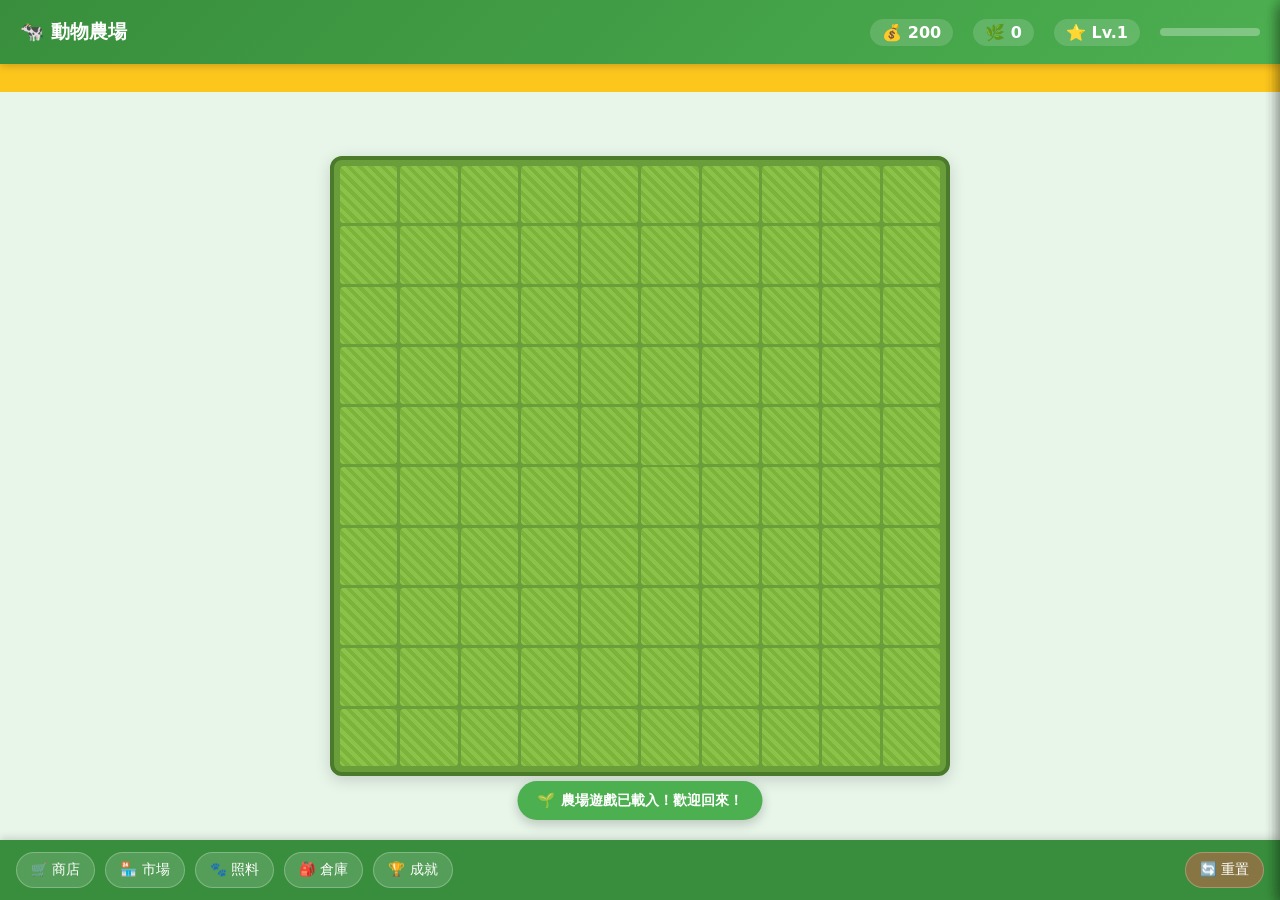
<file: index.html>
<!DOCTYPE html>
<html lang="zh-TW">
<head>
  <meta charset="UTF-8" />
  <meta name="viewport" content="width=device-width, initial-scale=1.0" />
  <title>🐄 動物農場遊戲</title>
  <link rel="stylesheet" href="css/main.css" />
  <link rel="stylesheet" href="css/farm-map.css" />
  <link rel="stylesheet" href="css/ui.css" />
  <link rel="stylesheet" href="css/animations.css" />
</head>
<body>
<div id="app">

  <!-- ===== HUD ===== -->
  <header id="hud">
    <span id="hud-title">🐄 動物農場</span>
    <span id="hud-coins">💰 200</span>
    <span id="hud-feed-display">🌿 0</span>
    <span id="hud-level">⭐ Lv.1</span>
    <div id="exp-bar-wrap" title="經驗值">
      <div id="hud-exp" style="width:0%"></div>
    </div>
  </header>

  <!-- ===== Game Area ===== -->
  <main id="game-area">
    <!-- Action hint bar -->
    <div id="action-hint-bar">
      <span id="action-hint"></span>
    </div>

    <!-- Farm map -->
    <div id="farm-wrap">
      <div id="farm-grid"></div>
    </div>
  </main>

  <!-- ===== Toolbar ===== -->
  <nav id="toolbar">
    <button class="toolbar-btn" id="btn-shop">🛒 商店</button>
    <button class="toolbar-btn" id="btn-market">🏪 市場</button>
    <button class="toolbar-btn" id="btn-care">🐾 照料</button>
    <button class="toolbar-btn" id="btn-inventory">🎒 倉庫</button>
    <button class="toolbar-btn" id="btn-achievements">🏆 成就</button>
    <button class="toolbar-btn" id="btn-reset">🔄 重置</button>
  </nav>

</div><!-- #app -->

<!-- ===== Side Panels ===== -->
<div id="panel-overlay"></div>

<div id="shop-panel"        class="side-panel"></div>
<div id="market-panel"      class="side-panel"></div>
<div id="care-panel"        class="side-panel"></div>
<div id="inventory-panel"   class="side-panel"></div>
<div id="achievement-panel" class="side-panel"></div>

<!-- ===== Toast Notifications ===== -->
<div id="notifications"></div>

<!-- ===== Game Bootstrap ===== -->
<script type="module">
  import { GameEngine } from './src/core/GameEngine.js';
  const engine = new GameEngine();
  engine.init();
  // Expose for debugging
  window.__game = engine;
</script>
</body>
</html>
</file>
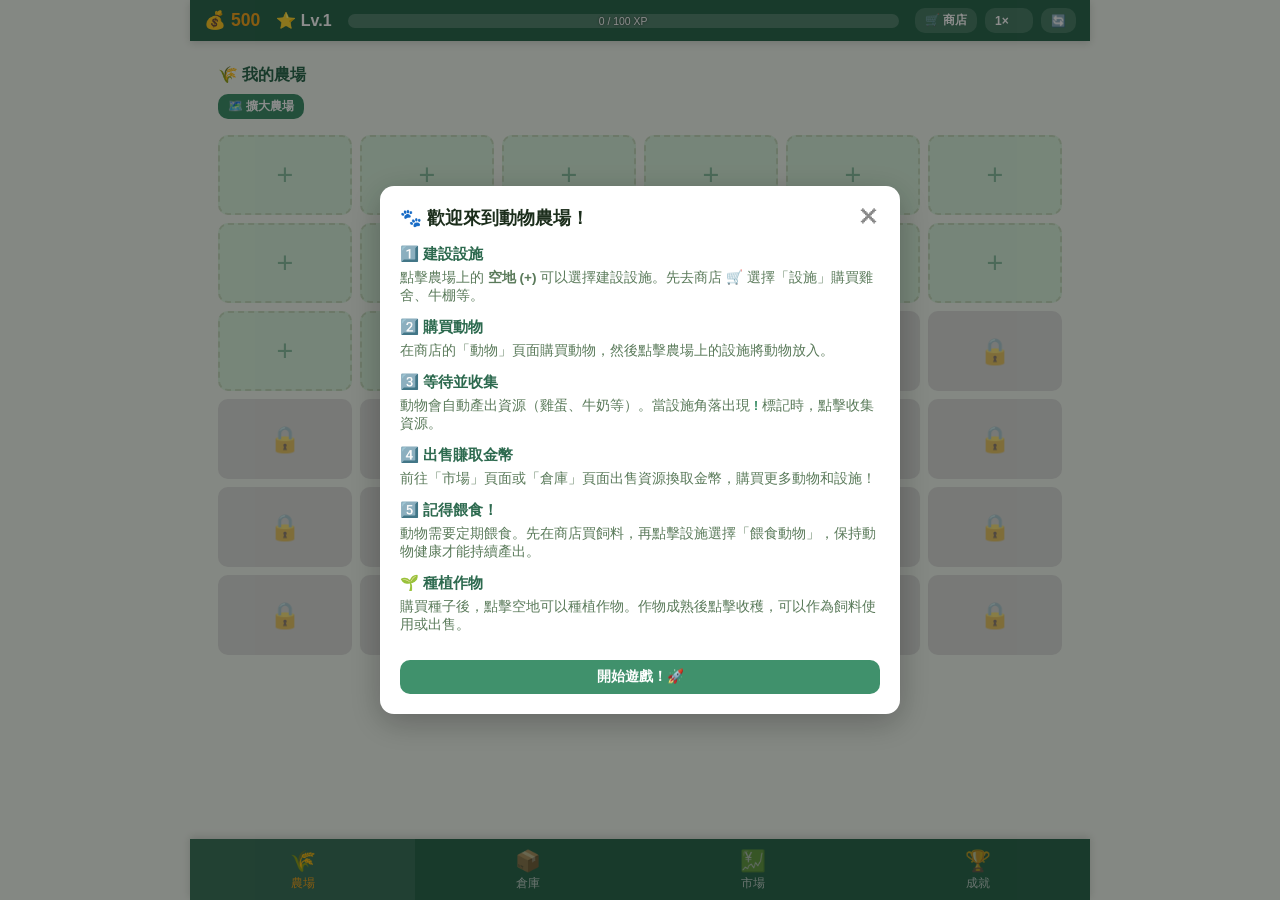
<file: src/index.html>
<!DOCTYPE html>
<html lang="zh-TW">
<head>
  <meta charset="UTF-8">
  <meta name="viewport" content="width=device-width, initial-scale=1.0">
  <title>🐾 動物農場遊戲</title>
  <meta name="description" content="A browser-based animal farm simulation game">
  <link rel="icon" href="data:image/svg+xml,<svg xmlns='http://www.w3.org/2000/svg' viewBox='0 0 100 100'><text y='.9em' font-size='90'>🐾</text></svg>">
  <link rel="stylesheet" href="css/style.css">
</head>
<body>

  <!-- ── HUD ────────────────────────────────────────────────── -->
  <header id="hud">
    <span id="hud-coins">💰 500</span>
    <span id="hud-level">⭐ Lv.1</span>
    <div id="hud-xp-container">
      <div id="hud-xp-bar" style="width:0%"></div>
      <span id="hud-xp-text">0 / 100 XP</span>
    </div>
    <span id="hud-feed-warn" style="display:none">⚠️ 飼料不足</span>
    <div class="hud-actions">
      <button class="btn btn-ghost btn-sm" id="btn-open-shop">🛒 商店</button>
      <select id="speed-select" class="btn btn-ghost btn-sm" title="遊戲速度">
        <option value="1">1×</option>
        <option value="2">2×</option>
        <option value="5">5×</option>
      </select>
      <button class="btn btn-ghost btn-sm" id="btn-reset" title="重置遊戲">🔄</button>
    </div>
  </header>

  <!-- ── Main content ───────────────────────────────────────── -->
  <main id="main">

    <!-- Farm tab -->
    <section id="tab-farm" class="tab-panel active">
      <div id="farm-section">
        <h2>🌾 我的農場</h2>
        <div id="farm-actions">
          <button class="btn btn-primary btn-sm" id="btn-expand">🗺️ 擴大農場</button>
        </div>
        <div id="farm-grid"></div>
      </div>
    </section>

    <!-- Inventory tab -->
    <section id="tab-inventory" class="tab-panel">
      <h2 style="padding:0 0 12px;color:var(--green-dark)">📦 倉庫庫存</h2>
      <div id="inventory-list"></div>
    </section>

    <!-- Market tab -->
    <section id="tab-market" class="tab-panel">
      <h2 style="padding:0 0 12px;color:var(--green-dark)">💹 資源市場</h2>
      <div id="market-list"></div>
    </section>

    <!-- Achievements tab -->
    <section id="tab-achievements" class="tab-panel">
      <h2 style="padding:0 0 12px;color:var(--green-dark)">🏆 成就系統</h2>
      <div id="achievement-list"></div>
    </section>

  </main>

  <!-- ── Bottom tab navigation ───────────────────────────────── -->
  <nav id="tab-nav">
    <button class="tab-btn active" data-tab="tab-farm">
      <span class="tab-icon">🌾</span>農場
    </button>
    <button class="tab-btn" data-tab="tab-inventory">
      <span class="tab-icon">📦</span>倉庫
    </button>
    <button class="tab-btn" data-tab="tab-market">
      <span class="tab-icon">💹</span>市場
    </button>
    <button class="tab-btn" data-tab="tab-achievements">
      <span class="tab-icon">🏆</span>成就
    </button>
  </nav>

  <!-- ── Modal overlay ──────────────────────────────────────── -->
  <div id="modal-overlay"></div>

  <!-- ── Shop Modal ─────────────────────────────────────────── -->
  <div id="shop-modal" class="modal">
    <div class="modal-header">
      <h2>🛒 農場商店</h2>
      <button class="modal-close" id="shop-close">✕</button>
    </div>
    <div class="shop-tabs">
      <button class="shop-tab-btn active" data-tab="shop-animals-tab">🐾 動物</button>
      <button class="shop-tab-btn" data-tab="shop-buildings-tab">🏗️ 設施</button>
      <button class="shop-tab-btn" data-tab="shop-seeds-tab">🌱 種子</button>
      <button class="shop-tab-btn" data-tab="shop-feed-tab">🌾 飼料</button>
    </div>
    <div id="shop-animals-tab" class="shop-tab-panel active">
      <div id="shop-animals"></div>
    </div>
    <div id="shop-buildings-tab" class="shop-tab-panel">
      <div id="shop-buildings"></div>
    </div>
    <div id="shop-seeds-tab" class="shop-tab-panel">
      <div id="shop-seeds"></div>
    </div>
    <div id="shop-feed-tab" class="shop-tab-panel">
      <div id="shop-feed"></div>
    </div>
  </div>

  <!-- ── Tile Action Modal ───────────────────────────────────── -->
  <div id="tile-action-modal" class="modal">
    <div class="modal-header">
      <h2>操作選單</h2>
      <button class="modal-close" id="tile-action-close">✕</button>
    </div>
    <div id="tile-action-content"></div>
  </div>

  <!-- ── Tutorial Modal ─────────────────────────────────────── -->
  <div id="tutorial-modal" class="modal">
    <div class="modal-header">
      <h2>🐾 歡迎來到動物農場！</h2>
      <button class="modal-close" id="tutorial-close">✕</button>
    </div>
    <div>
      <div class="tutorial-step">
        <h3>1️⃣ 建設設施</h3>
        <p>點擊農場上的 <strong>空地 (+)</strong> 可以選擇建設設施。先去商店 🛒 選擇「設施」購買雞舍、牛棚等。</p>
      </div>
      <div class="tutorial-step">
        <h3>2️⃣ 購買動物</h3>
        <p>在商店的「動物」頁面購買動物，然後點擊農場上的設施將動物放入。</p>
      </div>
      <div class="tutorial-step">
        <h3>3️⃣ 等待並收集</h3>
        <p>動物會自動產出資源（雞蛋、牛奶等）。當設施角落出現 <strong style="color:var(--green)">!</strong> 標記時，點擊收集資源。</p>
      </div>
      <div class="tutorial-step">
        <h3>4️⃣ 出售賺取金幣</h3>
        <p>前往「市場」頁面或「倉庫」頁面出售資源換取金幣，購買更多動物和設施！</p>
      </div>
      <div class="tutorial-step">
        <h3>5️⃣ 記得餵食！</h3>
        <p>動物需要定期餵食。先在商店買飼料，再點擊設施選擇「餵食動物」，保持動物健康才能持續產出。</p>
      </div>
      <div class="tutorial-step">
        <h3>🌱 種植作物</h3>
        <p>購買種子後，點擊空地可以種植作物。作物成熟後點擊收穫，可以作為飼料使用或出售。</p>
      </div>
    </div>
    <button class="btn btn-primary" id="tutorial-start" style="margin-top:14px;width:100%">開始遊戲！🚀</button>
  </div>

  <!-- ── Toast container ────────────────────────────────────── -->
  <div id="toast-container"></div>

  <!-- ── Scripts (load order matters) ──────────────────────── -->
  <script src="js/config.js"></script>
  <script src="js/models/player.js"></script>
  <script src="js/models/animal.js"></script>
  <script src="js/models/building.js"></script>
  <script src="js/models/crop.js"></script>
  <script src="js/models/achievement.js"></script>
  <script src="js/services/saveService.js"></script>
  <script src="js/services/achievementService.js"></script>
  <script src="js/services/farmService.js"></script>
  <script src="js/services/animalService.js"></script>
  <script src="js/services/cropService.js"></script>
  <script src="js/services/marketService.js"></script>
  <script src="js/services/gameService.js"></script>
  <script src="js/ui/hudUI.js"></script>
  <script src="js/ui/farmMapUI.js"></script>
  <script src="js/ui/inventoryUI.js"></script>
  <script src="js/ui/marketUI.js"></script>
  <script src="js/ui/achievementUI.js"></script>
  <script src="js/ui/shopUI.js"></script>
  <script src="js/ui/app.js"></script>

</body>
</html>
</file>
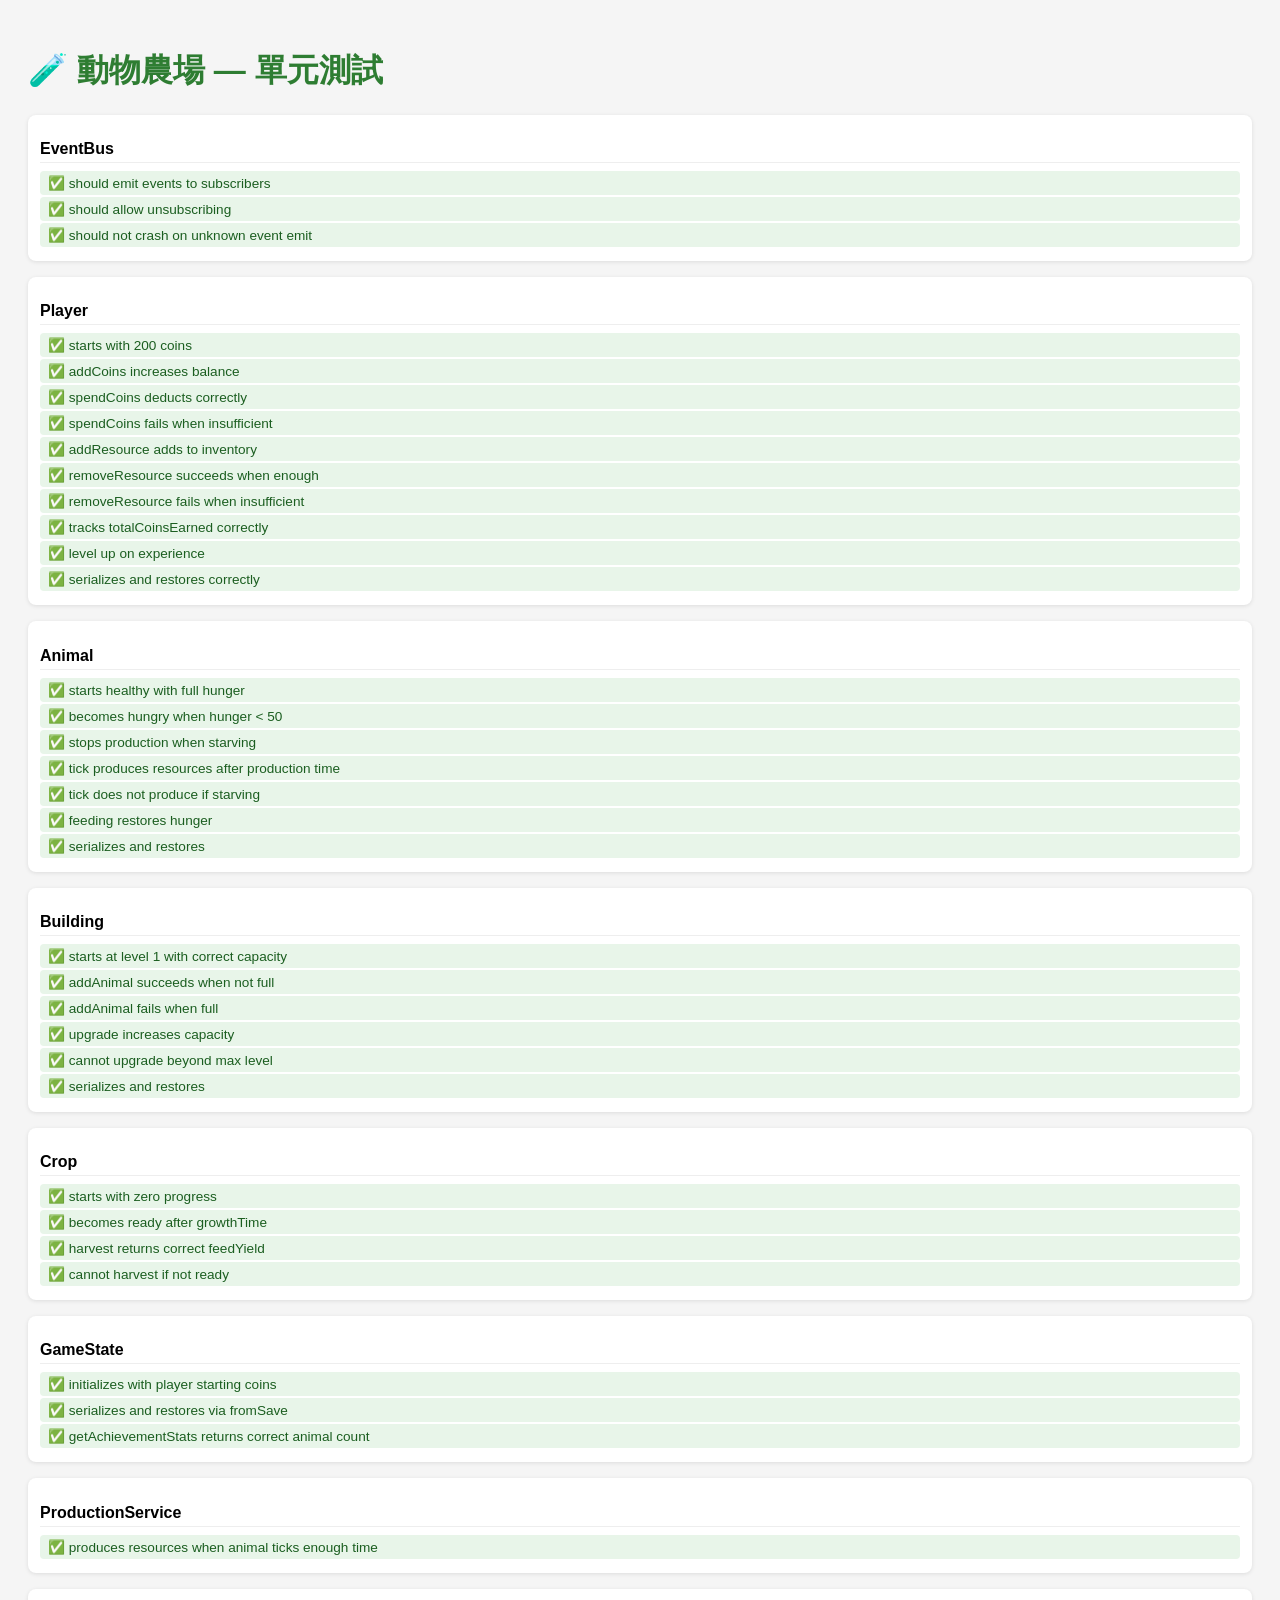
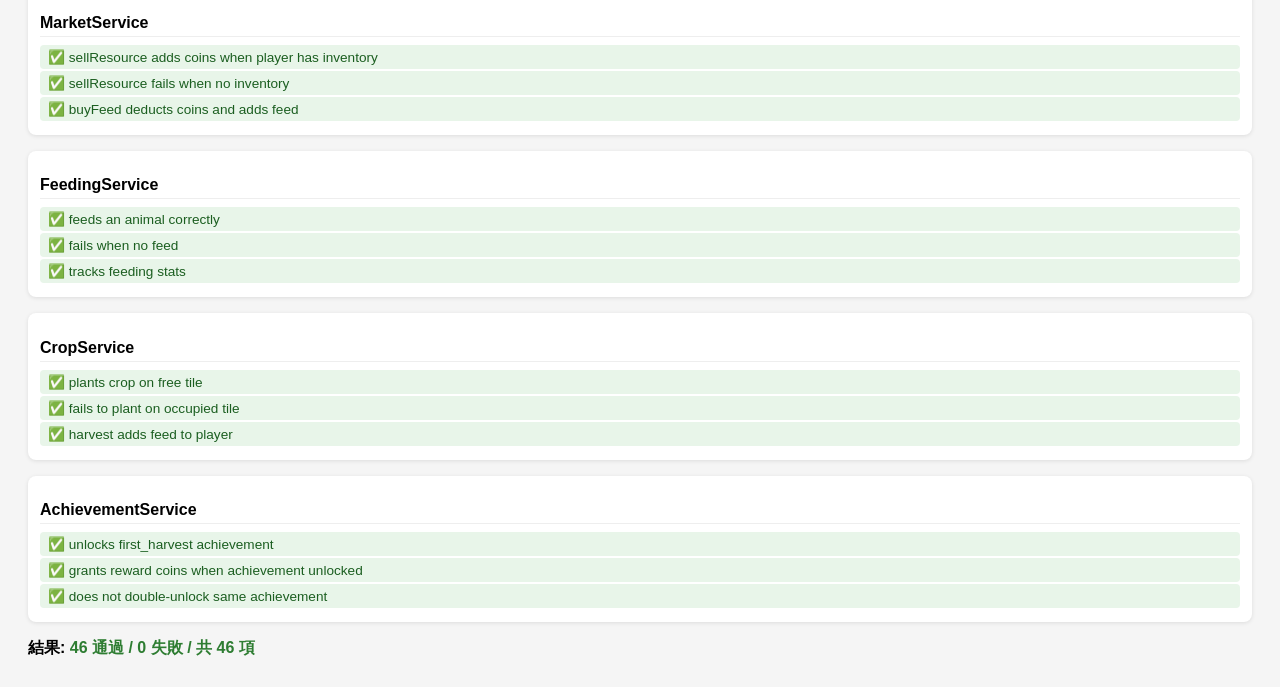
<file: tests/test-runner.html>
<!DOCTYPE html>
<html lang="zh-TW">
<head>
  <meta charset="UTF-8" />
  <title>Animal Farm — Test Runner</title>
  <style>
    body { font-family: 'Segoe UI', sans-serif; background: #f5f5f5; padding: 20px; }
    h1 { color: #2e7d32; }
    .suite { margin: 16px 0; background: #fff; border-radius: 8px; padding: 12px; box-shadow: 0 1px 4px rgba(0,0,0,.1); }
    .suite h2 { font-size: 1rem; border-bottom: 1px solid #eee; margin-bottom: 8px; padding-bottom: 4px; }
    .test { padding: 4px 8px; margin: 2px 0; border-radius: 4px; font-size: 0.85rem; }
    .pass { background: #e8f5e9; color: #1b5e20; }
    .fail { background: #ffebee; color: #b71c1c; }
    #summary { margin-top: 16px; font-size: 1rem; font-weight: 700; }
    .ok  { color: #2e7d32; }
    .bad { color: #c62828; }
  </style>
</head>
<body>
<h1>🧪 動物農場 — 單元測試</h1>
<div id="output"></div>
<div id="summary"></div>

<script type="module">
// ===== Minimal test framework =====
const results = [];
const suites = [];
let currentSuite = null;

function describe(name, fn) {
  currentSuite = { name, tests: [] };
  suites.push(currentSuite);
  fn();
  currentSuite = null;
}

function it(name, fn) {
  const suite = currentSuite;
  try {
    fn();
    suite.tests.push({ name, pass: true });
  } catch (e) {
    suite.tests.push({ name, pass: false, error: e.message });
  }
}

function expect(val) {
  return {
    toBe(expected) {
      if (val !== expected) throw new Error(`Expected ${JSON.stringify(expected)}, got ${JSON.stringify(val)}`);
    },
    toEqual(expected) {
      if (JSON.stringify(val) !== JSON.stringify(expected)) throw new Error(`Expected ${JSON.stringify(expected)}, got ${JSON.stringify(val)}`);
    },
    toBeGreaterThan(n) {
      if (!(val > n)) throw new Error(`Expected ${val} > ${n}`);
    },
    toBeGreaterThanOrEqual(n) {
      if (!(val >= n)) throw new Error(`Expected ${val} >= ${n}`);
    },
    toBeLessThan(n) {
      if (!(val < n)) throw new Error(`Expected ${val} < ${n}`);
    },
    toBeTruthy() {
      if (!val) throw new Error(`Expected truthy, got ${val}`);
    },
    toBeFalsy() {
      if (val) throw new Error(`Expected falsy, got ${val}`);
    },
    toContain(item) {
      if (!val.includes(item)) throw new Error(`Expected array to contain ${item}`);
    },
  };
}

// ===== Imports =====
import { EventBus } from '../src/core/EventBus.js';
import { Player } from '../src/models/Player.js';
import { Animal } from '../src/models/Animal.js';
import { Building } from '../src/models/Building.js';
import { Crop } from '../src/models/Crop.js';
import { Achievement } from '../src/models/Achievement.js';
import { GameState } from '../src/services/GameState.js';
import { ProductionService } from '../src/services/ProductionService.js';
import { FeedingService } from '../src/services/FeedingService.js';
import { CropService } from '../src/services/CropService.js';
import { MarketService } from '../src/services/MarketService.js';
import { AchievementService } from '../src/services/AchievementService.js';
import { ANIMALS } from '../src/config/animals.js';
import { BUILDINGS } from '../src/config/buildings.js';
import { CROPS } from '../src/config/crops.js';
import { ACHIEVEMENTS } from '../src/config/achievements.js';

// ===== Tests =====

describe('EventBus', () => {
  it('should emit events to subscribers', () => {
    const bus = new EventBus();
    let received = null;
    bus.on('test', (d) => { received = d; });
    bus.emit('test', { value: 42 });
    expect(received.value).toBe(42);
  });

  it('should allow unsubscribing', () => {
    const bus = new EventBus();
    let count = 0;
    const handler = () => count++;
    bus.on('evt', handler);
    bus.emit('evt');
    bus.off('evt', handler);
    bus.emit('evt');
    expect(count).toBe(1);
  });

  it('should not crash on unknown event emit', () => {
    const bus = new EventBus();
    bus.emit('nothing'); // should not throw
    expect(true).toBeTruthy();
  });
});

describe('Player', () => {
  it('starts with 200 coins', () => {
    const p = new Player();
    expect(p.coins).toBe(200);
  });

  it('addCoins increases balance', () => {
    const p = new Player();
    p.addCoins(50);
    expect(p.coins).toBe(250);
  });

  it('spendCoins deducts correctly', () => {
    const p = new Player();
    const ok = p.spendCoins(100);
    expect(ok).toBeTruthy();
    expect(p.coins).toBe(100);
  });

  it('spendCoins fails when insufficient', () => {
    const p = new Player();
    const ok = p.spendCoins(999);
    expect(ok).toBeFalsy();
    expect(p.coins).toBe(200);
  });

  it('addResource adds to inventory', () => {
    const p = new Player();
    p.addResource('egg', 3);
    expect(p.getResource('egg')).toBe(3);
  });

  it('removeResource succeeds when enough', () => {
    const p = new Player();
    p.addResource('egg', 5);
    const ok = p.removeResource('egg', 3);
    expect(ok).toBeTruthy();
    expect(p.getResource('egg')).toBe(2);
  });

  it('removeResource fails when insufficient', () => {
    const p = new Player();
    p.addResource('egg', 1);
    const ok = p.removeResource('egg', 5);
    expect(ok).toBeFalsy();
    expect(p.getResource('egg')).toBe(1);
  });

  it('tracks totalCoinsEarned correctly', () => {
    const p = new Player();
    p.addCoins(100);
    p.addCoins(200);
    expect(p.stats.totalCoinsEarned).toBe(300);
  });

  it('level up on experience', () => {
    const p = new Player();
    const leveled = p.addExperience(200);
    expect(leveled).toBeTruthy();
    expect(p.level).toBe(2);
  });

  it('serializes and restores correctly', () => {
    const p = new Player({ coins: 500 });
    p.addResource('milk', 3);
    const data = p.serialize();
    const p2 = new Player(data);
    expect(p2.coins).toBe(500);
    expect(p2.getResource('milk')).toBe(3);
  });
});

describe('Animal', () => {
  it('starts healthy with full hunger', () => {
    const a = new Animal({ type: 'chicken' });
    expect(a.health).toBe(100);
    expect(a.hunger).toBe(100);
    expect(a.state).toBe('healthy');
  });

  it('becomes hungry when hunger < 50', () => {
    const a = new Animal({ type: 'chicken', hunger: 40 });
    expect(a.state).toBe('hungry');
    expect(a.productionEfficiency).toBe(0.5);
  });

  it('stops production when starving', () => {
    const a = new Animal({ type: 'chicken', hunger: 10 });
    expect(a.state).toBe('starving');
    expect(a.productionEfficiency).toBe(0);
  });

  it('tick produces resources after production time', () => {
    const a = new Animal({ type: 'chicken' });
    const productionTime = ANIMALS.chicken.productionTime;
    const produced = a.tick(productionTime + 1);
    expect(produced).toBeGreaterThanOrEqual(1);
  });

  it('tick does not produce if starving', () => {
    const a = new Animal({ type: 'chicken', hunger: 10 });
    const produced = a.tick(10000);
    expect(produced).toBe(0);
  });

  it('feeding restores hunger', () => {
    const a = new Animal({ type: 'chicken', hunger: 20 });
    a.feed(30);
    expect(a.hunger).toBeGreaterThan(20);
  });

  it('serializes and restores', () => {
    const a = new Animal({ type: 'cow', hunger: 60 });
    const data = a.serialize();
    const a2 = new Animal(data);
    expect(a2.type).toBe('cow');
    expect(a2.hunger).toBe(60);
  });
});

describe('Building', () => {
  it('starts at level 1 with correct capacity', () => {
    const b = new Building({ type: 'henhouse' });
    expect(b.level).toBe(1);
    expect(b.capacity).toBe(3);
  });

  it('addAnimal succeeds when not full', () => {
    const b = new Building({ type: 'henhouse' });
    expect(b.addAnimal('a1')).toBeTruthy();
    expect(b.animalIds.length).toBe(1);
  });

  it('addAnimal fails when full', () => {
    const b = new Building({ type: 'henhouse' });
    b.addAnimal('a1'); b.addAnimal('a2'); b.addAnimal('a3');
    expect(b.isFull).toBeTruthy();
    expect(b.addAnimal('a4')).toBeFalsy();
  });

  it('upgrade increases capacity', () => {
    const b = new Building({ type: 'henhouse' });
    b.upgrade();
    expect(b.level).toBe(2);
    expect(b.capacity).toBe(6);
  });

  it('cannot upgrade beyond max level', () => {
    const b = new Building({ type: 'henhouse' });
    b.upgrade(); b.upgrade(); // now level 3
    expect(b.canUpgrade).toBeFalsy();
    expect(b.upgrade()).toBeFalsy();
  });

  it('serializes and restores', () => {
    const b = new Building({ type: 'barn' });
    b.addAnimal('cow1');
    const data = b.serialize();
    const b2 = new Building(data);
    expect(b2.type).toBe('barn');
    expect(b2.animalIds).toContain('cow1');
  });
});

describe('Crop', () => {
  it('starts with zero progress', () => {
    const c = new Crop({ type: 'wheat' });
    expect(c.progress).toBe(0);
    expect(c.isReady).toBeFalsy();
  });

  it('becomes ready after growthTime', () => {
    const c = new Crop({ type: 'wheat' });
    c.tick(CROPS.wheat.growthTime + 1);
    expect(c.isReady).toBeTruthy();
  });

  it('harvest returns correct feedYield', () => {
    const c = new Crop({ type: 'wheat' });
    c.tick(CROPS.wheat.growthTime + 1);
    const yield_ = c.harvest();
    expect(yield_).toBe(CROPS.wheat.feedYield);
    expect(c.harvested).toBeTruthy();
  });

  it('cannot harvest if not ready', () => {
    const c = new Crop({ type: 'corn' });
    expect(c.harvest()).toBe(0);
  });
});

describe('GameState', () => {
  it('initializes with player starting coins', () => {
    const gs = new GameState();
    expect(gs.player.coins).toBe(200);
  });

  it('serializes and restores via fromSave', () => {
    const gs = new GameState();
    gs.player.addCoins(300);
    const data = gs.serialize();
    const gs2 = GameState.fromSave(data);
    expect(gs2.player.coins).toBe(500);
  });

  it('getAchievementStats returns correct animal count', () => {
    const gs = new GameState();
    const b = new Building({ type: 'henhouse' });
    gs.buildings[b.id] = b;
    const a1 = new Animal({ type: 'chicken', buildingId: b.id });
    const a2 = new Animal({ type: 'chicken', buildingId: b.id });
    gs.animals[a1.id] = a1;
    gs.animals[a2.id] = a2;
    b.addAnimal(a1.id);
    b.addAnimal(a2.id);
    const stats = gs.getAchievementStats();
    expect(stats.totalAnimals).toBe(2);
  });
});

describe('ProductionService', () => {
  it('produces resources when animal ticks enough time', () => {
    const bus = new EventBus();
    const gs = new GameState();
    const b = new Building({ type: 'henhouse' });
    gs.buildings[b.id] = b;
    const a = new Animal({ type: 'chicken', buildingId: b.id });
    gs.animals[a.id] = a;
    b.addAnimal(a.id);

    const svc = new ProductionService(gs, bus);
    svc.tick(ANIMALS.chicken.productionTime + 1);
    expect(gs.player.getResource('egg')).toBeGreaterThanOrEqual(1);
  });
});

describe('MarketService', () => {
  it('sellResource adds coins when player has inventory', () => {
    const bus = new EventBus();
    const gs = new GameState();
    gs.player.addResource('egg', 5);
    const svc = new MarketService(gs, bus);
    const result = svc.sellResource('egg', 3);
    expect(result.success).toBeTruthy();
    expect(gs.player.coins).toBe(200 + 3 * 8); // 8 coins per egg
    expect(gs.player.getResource('egg')).toBe(2);
  });

  it('sellResource fails when no inventory', () => {
    const bus = new EventBus();
    const gs = new GameState();
    const svc = new MarketService(gs, bus);
    const result = svc.sellResource('egg', 1);
    expect(result.success).toBeFalsy();
  });

  it('buyFeed deducts coins and adds feed', () => {
    const bus = new EventBus();
    const gs = new GameState();
    const svc = new MarketService(gs, bus);
    const result = svc.buyFeed(3);
    expect(result.success).toBeTruthy();
    expect(gs.player.getResource('feed')).toBe(3);
    expect(gs.player.coins).toBe(200 - 3 * 5);
  });
});

describe('FeedingService', () => {
  it('feeds an animal correctly', () => {
    const bus = new EventBus();
    const gs = new GameState();
    gs.player.addResource('feed', 5);
    const a = new Animal({ type: 'chicken', hunger: 30 });
    gs.animals[a.id] = a;
    const svc = new FeedingService(gs, bus);
    const result = svc.feedAnimal(a.id, 1);
    expect(result.success).toBeTruthy();
    expect(a.hunger).toBeGreaterThan(30);
    expect(gs.player.getResource('feed')).toBe(4);
  });

  it('fails when no feed', () => {
    const bus = new EventBus();
    const gs = new GameState();
    const a = new Animal({ type: 'chicken' });
    gs.animals[a.id] = a;
    const svc = new FeedingService(gs, bus);
    const result = svc.feedAnimal(a.id, 1);
    expect(result.success).toBeFalsy();
  });

  it('tracks feeding stats', () => {
    const bus = new EventBus();
    const gs = new GameState();
    gs.player.addResource('feed', 10);
    const a = new Animal({ type: 'chicken' });
    gs.animals[a.id] = a;
    const svc = new FeedingService(gs, bus);
    svc.feedAnimal(a.id);
    svc.feedAnimal(a.id);
    expect(gs.player.stats.totalFeedingActions).toBe(2);
  });
});

describe('CropService', () => {
  it('plants crop on free tile', () => {
    const bus = new EventBus();
    const gs = new GameState();
    const svc = new CropService(gs, bus);
    const result = svc.plantCrop('wheat', 0);
    expect(result.success).toBeTruthy();
    expect(gs.tiles[0]).toBeTruthy();
    expect(gs.player.coins).toBe(200 - CROPS.wheat.seedCost);
  });

  it('fails to plant on occupied tile', () => {
    const bus = new EventBus();
    const gs = new GameState();
    const svc = new CropService(gs, bus);
    svc.plantCrop('wheat', 0);
    const result = svc.plantCrop('corn', 0);
    expect(result.success).toBeFalsy();
  });

  it('harvest adds feed to player', () => {
    const bus = new EventBus();
    const gs = new GameState();
    const svc = new CropService(gs, bus);
    svc.plantCrop('wheat', 0);
    const cropId = gs.tiles[0];
    gs.crops[cropId].growthTimer = CROPS.wheat.growthTime + 1; // force ready
    const result = svc.harvestCrop(cropId);
    expect(result.success).toBeTruthy();
    expect(gs.player.getResource('feed')).toBe(CROPS.wheat.feedYield);
  });
});

describe('AchievementService', () => {
  it('unlocks first_harvest achievement', () => {
    const bus = new EventBus();
    const gs = new GameState();
    gs.player.addResource('egg', 1); // triggers totalResourcesCollected = 1
    const svc = new AchievementService(gs, bus);
    svc.check();
    const ach = gs.achievements.find((a) => a.id === 'first_harvest');
    expect(ach.unlocked).toBeTruthy();
  });

  it('grants reward coins when achievement unlocked', () => {
    const bus = new EventBus();
    const gs = new GameState();
    gs.player.addResource('egg', 1);
    const svc = new AchievementService(gs, bus);
    const before = gs.player.coins;
    svc.check();
    const ach = gs.achievements.find((a) => a.id === 'first_harvest');
    expect(gs.player.coins).toBe(before + ach.reward);
  });

  it('does not double-unlock same achievement', () => {
    const bus = new EventBus();
    const gs = new GameState();
    gs.player.addResource('egg', 1);
    const svc = new AchievementService(gs, bus);
    const before = gs.player.coins;
    svc.check();
    const afterFirst = gs.player.coins;
    svc.check();
    expect(gs.player.coins).toBe(afterFirst); // no second reward
  });
});

// ===== Render results =====
const output = document.getElementById('output');
let totalPass = 0, totalFail = 0;

for (const suite of suites) {
  const div = document.createElement('div');
  div.className = 'suite';
  div.innerHTML = `<h2>${suite.name}</h2>`;
  for (const t of suite.tests) {
    const p = document.createElement('div');
    p.className = `test ${t.pass ? 'pass' : 'fail'}`;
    p.textContent = `${t.pass ? '✅' : '❌'} ${t.name}${t.error ? ' — ' + t.error : ''}`;
    div.appendChild(p);
    if (t.pass) totalPass++; else totalFail++;
  }
  output.appendChild(div);
}

const summary = document.getElementById('summary');
summary.innerHTML = `結果: <span class="${totalFail === 0 ? 'ok' : 'bad'}">${totalPass} 通過 / ${totalFail} 失敗 / 共 ${totalPass + totalFail} 項</span>`;
</script>
</body>
</html>
</file>
<file: css/main.css>
/* ====== CSS Variables ====== */
:root {
  --color-primary: #4caf50;
  --color-primary-dark: #388e3c;
  --color-secondary: #ff9800;
  --color-accent: #ffd54f;
  --color-bg: #e8f5e9;
  --color-bg-panel: #fff8e1;
  --color-text: #2e2e2e;
  --color-text-light: #666;
  --color-border: #c8e6c9;
  --color-coin: #f9a825;
  --color-danger: #f44336;
  --color-warning: #ff9800;
  --color-success: #4caf50;
  --shadow: 0 4px 16px rgba(0,0,0,0.15);
  --radius: 12px;
  --panel-width: 380px;
  --hud-height: 64px;
  --toolbar-height: 60px;
}

/* ====== Reset & Base ====== */
*, *::before, *::after { box-sizing: border-box; margin: 0; padding: 0; }

html, body {
  height: 100%;
  font-family: 'Segoe UI', 'Microsoft JhengHei', system-ui, sans-serif;
  background: var(--color-bg);
  color: var(--color-text);
  overflow: hidden;
}

button {
  cursor: pointer;
  border: none;
  border-radius: 8px;
  padding: 6px 14px;
  font-size: 0.85rem;
  font-family: inherit;
  transition: background 0.15s, transform 0.1s;
}

button:active:not(:disabled) { transform: scale(0.96); }
button:disabled { opacity: 0.45; cursor: not-allowed; }

hr { border: none; border-top: 1px solid var(--color-border); margin: 12px 0; }

/* ====== Layout ====== */
#app {
  display: flex;
  flex-direction: column;
  height: 100vh;
}

#hud {
  height: var(--hud-height);
  background: linear-gradient(135deg, var(--color-primary-dark), var(--color-primary));
  color: #fff;
  display: flex;
  align-items: center;
  padding: 0 20px;
  gap: 20px;
  box-shadow: 0 2px 8px rgba(0,0,0,0.2);
  flex-shrink: 0;
  z-index: 10;
}

#hud-title {
  font-size: 1.2rem;
  font-weight: bold;
  margin-right: auto;
}

#hud-coins, #hud-level, #hud-feed-display {
  font-size: 1rem;
  font-weight: 600;
  background: rgba(255,255,255,0.15);
  padding: 4px 12px;
  border-radius: 20px;
}

#exp-bar-wrap {
  width: 100px;
  height: 8px;
  background: rgba(255,255,255,0.3);
  border-radius: 4px;
  overflow: hidden;
}

#hud-exp {
  height: 100%;
  background: var(--color-accent);
  border-radius: 4px;
  transition: width 0.3s;
}

#game-area {
  flex: 1;
  display: flex;
  flex-direction: column;
  overflow: hidden;
}

#farm-wrap {
  flex: 1;
  display: flex;
  justify-content: center;
  align-items: center;
  overflow: auto;
  padding: 12px;
}

#action-hint-bar {
  background: rgba(255,193,7,0.9);
  color: #4a3000;
  text-align: center;
  padding: 6px;
  font-weight: 600;
  font-size: 0.9rem;
  min-height: 28px;
  flex-shrink: 0;
}

#toolbar {
  height: var(--toolbar-height);
  background: var(--color-primary-dark);
  display: flex;
  align-items: center;
  justify-content: center;
  gap: 10px;
  padding: 0 16px;
  flex-shrink: 0;
  box-shadow: 0 -2px 8px rgba(0,0,0,0.15);
}

.toolbar-btn {
  background: rgba(255,255,255,0.15);
  color: #fff;
  font-size: 0.85rem;
  padding: 8px 14px;
  border-radius: 20px;
  border: 1px solid rgba(255,255,255,0.25);
  transition: background 0.2s;
}

.toolbar-btn:hover { background: rgba(255,255,255,0.3); }

#btn-reset {
  background: rgba(255,80,80,0.4);
  margin-left: auto;
}

/* ====== Panel Overlay ====== */
#panel-overlay {
  display: none;
  position: fixed;
  inset: 0;
  background: rgba(0,0,0,0.35);
  z-index: 50;
  transition: opacity 0.2s;
}

#panel-overlay.visible { display: block; }

/* ====== Side Panels ====== */
.side-panel {
  position: fixed;
  top: 0;
  right: 0;
  width: var(--panel-width);
  height: 100%;
  background: var(--color-bg-panel);
  box-shadow: var(--shadow);
  z-index: 100;
  display: flex;
  flex-direction: column;
  transform: translateX(100%);
  transition: transform 0.3s cubic-bezier(0.4, 0, 0.2, 1);
  border-left: 3px solid var(--color-primary);
}

.side-panel.open { transform: translateX(0); }

.panel-header {
  display: flex;
  align-items: center;
  justify-content: space-between;
  padding: 16px 20px;
  background: var(--color-primary);
  color: #fff;
  flex-shrink: 0;
}

.panel-header h2 { font-size: 1.1rem; }

.close-btn {
  background: rgba(255,255,255,0.2);
  color: #fff;
  font-size: 1rem;
  padding: 4px 10px;
  border-radius: 50%;
}

.close-btn:hover { background: rgba(255,255,255,0.4); }

.panel-body {
  flex: 1;
  overflow-y: auto;
  padding: 16px;
}

.panel-body h3 {
  font-size: 0.9rem;
  color: var(--color-text-light);
  text-transform: uppercase;
  letter-spacing: 0.5px;
  margin: 12px 0 8px;
  border-bottom: 1px solid var(--color-border);
  padding-bottom: 4px;
}

/* ====== Notifications ====== */
#notifications {
  position: fixed;
  bottom: 80px;
  left: 50%;
  transform: translateX(-50%);
  display: flex;
  flex-direction: column;
  align-items: center;
  gap: 8px;
  z-index: 200;
  pointer-events: none;
}
</file>
<file: css/farm-map.css>
/* ====== Farm Grid ====== */
#farm-grid {
  display: grid;
  grid-template-columns: repeat(10, 1fr);
  gap: 3px;
  background: #6a9e3a;
  border: 4px solid #4a7a2a;
  border-radius: var(--radius);
  padding: 6px;
  box-shadow: var(--shadow);
  width: min(calc(100vw - 24px), 620px);
  aspect-ratio: 1;
}

/* ====== Farm Tiles ====== */
.farm-tile {
  background: #8bc34a;
  border-radius: 4px;
  display: flex;
  flex-direction: column;
  align-items: center;
  justify-content: center;
  cursor: pointer;
  font-size: 0.6rem;
  text-align: center;
  transition: filter 0.15s, transform 0.1s;
  overflow: hidden;
  position: relative;
  min-height: 0;
  aspect-ratio: 1;
  padding: 2px;
}

.farm-tile:hover { filter: brightness(1.12); transform: scale(1.04); }

.farm-tile.empty {
  background: repeating-linear-gradient(
    45deg,
    #8bc34a 0px, #8bc34a 4px,
    #7cb33a 4px, #7cb33a 8px
  );
}

.farm-tile.placeable {
  background: #c5e1a5;
  border: 2px dashed var(--color-primary);
  animation: pulse-placeable 1s infinite alternate;
}

.farm-tile.building-tile {
  background: var(--tile-color, #a1887f);
  border: 2px solid rgba(255,255,255,0.3);
}

.farm-tile.crop-tile {
  background: #a5d6a7;
}

.farm-tile.crop-tile.ready {
  background: #fff9c4;
  border: 2px solid var(--color-accent);
  animation: pulse-ready 0.8s infinite alternate;
}

.farm-tile.has-hungry::after {
  content: '⚠️';
  position: absolute;
  top: 1px;
  right: 1px;
  font-size: 0.55rem;
}

/* ====== Tile Inner Content ====== */
.tile-emoji { font-size: 1.2rem; line-height: 1; }
.tile-name  { font-size: 0.45rem; color: rgba(255,255,255,0.9); font-weight: 600; }
.tile-level { font-size: 0.4rem; color: rgba(255,255,255,0.8); }
.tile-count { font-size: 0.4rem; color: rgba(255,255,255,0.8); }

.harvest-badge {
  background: #ffeb3b;
  color: #333;
  font-size: 0.4rem;
  font-weight: bold;
  padding: 1px 3px;
  border-radius: 3px;
  animation: bounce 0.6s infinite alternate;
}

/* ====== Progress Bar (crop growth) ====== */
.progress-bar {
  width: 80%;
  height: 3px;
  background: rgba(0,0,0,0.2);
  border-radius: 2px;
  margin-top: 2px;
  overflow: hidden;
}

.progress-bar > div {
  height: 100%;
  background: var(--color-primary);
  border-radius: 2px;
  transition: width 0.5s;
}
</file>
<file: css/ui.css>
/* ====== Shop Items ====== */
.shop-grid {
  display: grid;
  grid-template-columns: 1fr 1fr;
  gap: 8px;
  margin-bottom: 12px;
}

.shop-item {
  background: #fff;
  border: 1px solid var(--color-border);
  border-radius: 10px;
  padding: 10px;
  display: flex;
  flex-direction: column;
  align-items: center;
  gap: 4px;
  text-align: center;
  transition: box-shadow 0.2s;
}

.shop-item:hover { box-shadow: 0 2px 8px rgba(0,0,0,0.1); }

.shop-item.cannot-afford { opacity: 0.65; }

.shop-item.owned {
  background: #f1f8e9;
  border-color: var(--color-primary);
}

.item-emoji { font-size: 1.8rem; }
.item-name  { font-weight: 700; font-size: 0.85rem; }
.item-desc  { font-size: 0.7rem; color: var(--color-text-light); }
.item-cost  { font-size: 0.8rem; font-weight: 600; color: var(--color-coin); }

.owned-badge {
  background: var(--color-primary);
  color: #fff;
  font-size: 0.7rem;
  padding: 2px 8px;
  border-radius: 12px;
}

.shop-item button {
  background: var(--color-primary);
  color: #fff;
  width: 100%;
  margin-top: 4px;
}

.shop-item button:hover:not(:disabled) { background: var(--color-primary-dark); }

/* ====== Market ====== */
.market-item {
  display: flex;
  align-items: center;
  gap: 10px;
  background: #fff;
  border: 1px solid var(--color-border);
  border-radius: 10px;
  padding: 10px 14px;
  margin-bottom: 8px;
}

.market-item .item-emoji { font-size: 1.6rem; }
.market-item .item-name  { font-weight: 700; flex: 1; }
.market-item .item-qty   { font-size: 0.8rem; color: var(--color-text-light); }
.market-item .item-price { font-size: 0.8rem; color: var(--color-coin); font-weight: 600; }

.sell-btn {
  background: var(--color-secondary);
  color: #fff;
  font-size: 0.75rem;
  padding: 5px 10px;
}

.sell-btn:hover:not(:disabled) { background: #e65100; }

/* ====== Animal Care ====== */
.building-section {
  margin-bottom: 16px;
  background: #fff;
  border: 1px solid var(--color-border);
  border-radius: 10px;
  padding: 12px;
}

.building-section h3 { margin-bottom: 8px; font-size: 0.95rem; }

.building-actions {
  display: flex;
  gap: 8px;
  flex-wrap: wrap;
  margin-bottom: 12px;
}

.buy-animal-btn {
  background: var(--color-primary);
  color: #fff;
}

.upgrade-btn {
  background: var(--color-secondary);
  color: #fff;
}

.full-badge {
  color: var(--color-danger);
  font-size: 0.8rem;
  font-weight: 600;
}

.feed-section {
  display: flex;
  align-items: center;
  justify-content: space-between;
  padding: 8px 0;
  border-bottom: 1px solid var(--color-border);
  margin-bottom: 8px;
  font-size: 0.85rem;
}

#feed-all-btn {
  background: #a5d6a7;
  color: #1b5e20;
  font-size: 0.8rem;
}

.animal-list { display: flex; flex-direction: column; gap: 8px; }

.animal-row {
  display: flex;
  align-items: center;
  gap: 10px;
  background: #f9f9f9;
  border-radius: 8px;
  padding: 8px 10px;
}

.animal-emoji { font-size: 1.6rem; }

.animal-info {
  flex: 1;
  display: flex;
  flex-direction: column;
  gap: 3px;
}

.animal-name { font-weight: 700; font-size: 0.85rem; }

.animal-state { font-size: 0.75rem; font-weight: 600; }
.state-healthy  { color: var(--color-success); }
.state-hungry   { color: var(--color-warning); }
.state-starving { color: var(--color-danger); }

.hunger-bar {
  width: 100%;
  height: 6px;
  background: #e0e0e0;
  border-radius: 3px;
  overflow: hidden;
}

.hunger-bar > div {
  height: 100%;
  border-radius: 3px;
  transition: width 0.5s;
}

.hunger-label { font-size: 0.7rem; color: var(--color-text-light); }

.feed-one-btn {
  background: #c8e6c9;
  color: #1b5e20;
  font-size: 0.75rem;
  padding: 5px 10px;
  white-space: nowrap;
}

/* ====== Inventory ====== */
.inventory-grid {
  display: grid;
  grid-template-columns: repeat(3, 1fr);
  gap: 8px;
  margin-bottom: 12px;
}

.inventory-item {
  background: #fff;
  border: 1px solid var(--color-border);
  border-radius: 10px;
  padding: 10px;
  text-align: center;
  display: flex;
  flex-direction: column;
  align-items: center;
  gap: 4px;
}

.inventory-item.empty { opacity: 0.5; }

.item-qty {
  font-size: 1.2rem;
  font-weight: bold;
  color: var(--color-primary-dark);
}

.stats-list {
  list-style: none;
  font-size: 0.85rem;
  display: flex;
  flex-direction: column;
  gap: 6px;
}

.stats-list li {
  background: #f5f5f5;
  padding: 6px 12px;
  border-radius: 6px;
  color: var(--color-text);
}

/* ====== Achievements ====== */
.achievement-item {
  display: flex;
  align-items: center;
  gap: 12px;
  background: #fff;
  border: 1px solid var(--color-border);
  border-radius: 10px;
  padding: 12px;
  margin-bottom: 8px;
  transition: box-shadow 0.2s;
}

.achievement-item.unlocked {
  border-color: var(--color-coin);
  background: #fffde7;
  box-shadow: 0 2px 6px rgba(249,168,37,0.2);
}

.achievement-item.locked { opacity: 0.65; }

.ach-emoji { font-size: 1.8rem; }

.ach-info {
  flex: 1;
  display: flex;
  flex-direction: column;
  gap: 2px;
}

.ach-name   { font-weight: 700; font-size: 0.9rem; }
.ach-desc   { font-size: 0.75rem; color: var(--color-text-light); }
.ach-reward { font-size: 0.75rem; color: var(--color-coin); font-weight: 600; }

.ach-status { font-size: 0.75rem; font-weight: 600; white-space: nowrap; }
</file>
<file: css/animations.css>
/* ====== Keyframe Animations ====== */

@keyframes pulse-placeable {
  from { background-color: #c5e1a5; }
  to   { background-color: #a5d6a7; }
}

@keyframes pulse-ready {
  from { box-shadow: 0 0 0 0 rgba(255, 213, 79, 0.6); }
  to   { box-shadow: 0 0 0 6px rgba(255, 213, 79, 0); }
}

@keyframes bounce {
  from { transform: translateY(0); }
  to   { transform: translateY(-3px); }
}

@keyframes slideUp {
  from { opacity: 0; transform: translateY(20px); }
  to   { opacity: 1; transform: translateY(0); }
}

@keyframes fadeOut {
  from { opacity: 1; transform: translateY(0); }
  to   { opacity: 0; transform: translateY(-10px); }
}

@keyframes coinPop {
  0%   { transform: scale(1); }
  50%  { transform: scale(1.3); color: #f9a825; }
  100% { transform: scale(1); }
}

/* ====== Toast Notifications ====== */
.toast {
  padding: 10px 20px;
  border-radius: 24px;
  font-size: 0.9rem;
  font-weight: 600;
  color: #fff;
  box-shadow: 0 4px 12px rgba(0,0,0,0.2);
  opacity: 0;
  transform: translateY(16px);
  transition: opacity 0.3s, transform 0.3s;
  max-width: 320px;
  text-align: center;
  pointer-events: none;
}

.toast.visible {
  opacity: 1;
  transform: translateY(0);
}

.toast.hiding {
  animation: fadeOut 0.4s forwards;
}

.toast-info        { background: #546e7a; }
.toast-success     { background: var(--color-success); }
.toast-error       { background: var(--color-danger); }
.toast-achievement {
  background: linear-gradient(135deg, #ff9800, #f9a825);
  font-size: 1rem;
  padding: 14px 24px;
}

/* ====== HUD Coin animation ====== */
.coin-pop {
  animation: coinPop 0.4s ease;
}
</file>
<file: src/css/style.css>
/* ── Reset & Base ─────────────────────────────────────────── */
*, *::before, *::after { box-sizing: border-box; margin: 0; padding: 0; }

:root {
  --green-dark:   #2d6a4f;
  --green:        #40916c;
  --green-light:  #74c69d;
  --green-pale:   #d8f3dc;
  --brown:        #a07850;
  --brown-light:  #d4a96a;
  --gold:         #f4a620;
  --red:          #e63946;
  --blue:         #4361ee;
  --sky:          #90e0ef;
  --white:        #ffffff;
  --bg:           #f0f7ee;
  --text:         #1b2d1b;
  --text-light:   #5a7a5a;
  --border:       #c5dbbe;
  --shadow:       rgba(0,0,0,0.15);
  --radius:       10px;
  --font:         'Segoe UI', 'Microsoft JhengHei', sans-serif;
}

body {
  font-family: var(--font);
  background: var(--bg);
  color: var(--text);
  min-height: 100vh;
  display: flex;
  flex-direction: column;
  max-width: 900px;
  margin: 0 auto;
  padding: 0;
}

/* ── HUD ─────────────────────────────────────────────────── */
#hud {
  background: var(--green-dark);
  color: white;
  padding: 8px 14px;
  display: flex;
  align-items: center;
  gap: 16px;
  flex-wrap: wrap;
  position: sticky;
  top: 0;
  z-index: 10;
  box-shadow: 0 2px 8px var(--shadow);
}

#hud-coins { font-size: 1.1rem; font-weight: 700; color: var(--gold); }
#hud-level { font-size: 1rem; font-weight: 600; }

#hud-xp-container {
  flex: 1; min-width: 120px;
  background: rgba(255,255,255,0.2);
  border-radius: 20px;
  height: 14px;
  overflow: hidden;
  position: relative;
}
#hud-xp-bar {
  background: var(--gold);
  height: 100%;
  transition: width 0.5s ease;
  border-radius: 20px;
}
#hud-xp-text {
  font-size: 0.65rem;
  position: absolute;
  top: 50%;
  left: 50%;
  transform: translate(-50%,-50%);
  white-space: nowrap;
  color: white;
  text-shadow: 0 0 3px rgba(0,0,0,0.6);
}

#hud-feed-warn {
  background: var(--red);
  color: white;
  border-radius: 6px;
  padding: 2px 8px;
  font-size: 0.75rem;
  font-weight: 600;
}

.hud-actions { display: flex; gap: 8px; margin-left: auto; }

/* ── Buttons ─────────────────────────────────────────────── */
.btn {
  border: none; border-radius: var(--radius);
  padding: 8px 14px;
  font-size: 0.85rem; font-weight: 600;
  cursor: pointer;
  transition: filter 0.15s, transform 0.1s;
  white-space: nowrap;
}
.btn:hover:not(.btn-disabled) { filter: brightness(1.1); transform: translateY(-1px); }
.btn:active:not(.btn-disabled) { transform: translateY(0); }
.btn-primary  { background: var(--green);  color: white; }
.btn-warning  { background: var(--gold);   color: white; }
.btn-danger   { background: var(--red);    color: white; }
.btn-ghost    { background: rgba(255,255,255,0.15); color: white; }
.btn-sm       { padding: 4px 10px; font-size: 0.75rem; }
.btn-buy      { background: var(--green-light); color: var(--green-dark); }
.btn-sell     { background: var(--gold);   color: white; }
.btn-disabled { opacity: 0.45; cursor: not-allowed; }

/* ── Main layout ─────────────────────────────────────────── */
#main {
  flex: 1;
  overflow-y: auto;
}

.tab-panel { display: none; padding: 14px; }
.tab-panel.active { display: block; }

/* ── Bottom nav tabs ─────────────────────────────────────── */
#tab-nav {
  display: flex;
  background: var(--green-dark);
  position: sticky;
  bottom: 0;
  z-index: 10;
  box-shadow: 0 -2px 8px var(--shadow);
}
.tab-btn {
  flex: 1;
  border: none;
  background: none;
  color: rgba(255,255,255,0.7);
  font-size: 0.75rem;
  padding: 10px 4px 8px;
  cursor: pointer;
  display: flex; flex-direction: column; align-items: center; gap: 2px;
  transition: color 0.15s, background 0.15s;
}
.tab-btn .tab-icon { font-size: 1.3rem; }
.tab-btn.active { color: var(--gold); background: rgba(255,255,255,0.08); }
.tab-btn:hover:not(.active) { color: white; }

/* ── Farm Grid ───────────────────────────────────────────── */
#farm-section h2 { font-size: 1rem; padding: 10px 14px 0; color: var(--green-dark); }

#farm-actions {
  display: flex; gap: 8px; padding: 8px 14px;
}

#farm-grid {
  display: grid;
  gap: 8px;
  padding: 8px 14px 14px;
}

.tile {
  border-radius: var(--radius);
  min-height: 80px;
  display: flex; flex-direction: column; align-items: center; justify-content: center;
  cursor: pointer;
  border: 2px solid transparent;
  transition: transform 0.1s, border-color 0.1s, box-shadow 0.1s;
  position: relative;
  font-size: 0.8rem;
  text-align: center;
  padding: 6px;
}
.tile:hover { transform: scale(1.03); box-shadow: 0 4px 12px var(--shadow); border-color: var(--green-light); }

.tile--locked {
  background: #ccc;
  cursor: default;
  opacity: 0.6;
}
.tile--locked:hover { transform: none; box-shadow: none; border-color: transparent; }

.tile--empty {
  background: var(--green-pale);
  border: 2px dashed var(--border);
}

.tile--building {
  background: var(--brown-light);
  border-color: var(--brown);
}

.tile--crop {
  background: #e8f5e0;
  border-color: var(--green-light);
}

.tile-icon  { font-size: 1.6rem; }
.tile-plus  { font-size: 1.8rem; color: var(--green); opacity: 0.5; }

.tile-building-name { font-size: 0.7rem; font-weight: 700; color: var(--green-dark); margin-bottom: 2px; }
.tile-animals { display: flex; flex-wrap: wrap; gap: 2px; justify-content: center; margin: 2px 0; }
.animal-icon  { font-size: 1.2rem; cursor: default; }
.empty-pen    { color: #aaa; font-size: 0.7rem; }
.tile-building-info { font-size: 0.65rem; color: var(--text-light); display: flex; gap: 4px; align-items: center; }
.badge-ready { background: var(--green); color: white; border-radius: 50%; width: 14px; height: 14px; display: inline-flex; align-items: center; justify-content: center; font-size: 0.6rem; font-weight: 700; }
.badge-warn  { font-size: 0.7rem; }

.tile-crop-icon   { font-size: 1.6rem; }
.tile-crop-name   { font-size: 0.65rem; color: var(--text-light); }
.tile-crop-progress {
  width: 80%; height: 5px; background: #ccc; border-radius: 3px; overflow: hidden; margin: 3px 0;
}
.tile-crop-progress .progress-bar { height: 100%; background: var(--green); transition: width 0.5s; }
.tile-crop-pct { font-size: 0.6rem; color: var(--text-light); }

/* ── Inventory ───────────────────────────────────────────── */
#inventory-list { display: flex; flex-direction: column; gap: 8px; }
.inventory-item {
  display: flex; align-items: center; gap: 8px;
  background: white; border-radius: var(--radius);
  padding: 8px 12px;
  box-shadow: 0 1px 4px var(--shadow);
}
.item-emoji { font-size: 1.3rem; }
.item-name  { flex: 1; font-size: 0.9rem; }
.item-qty   { color: var(--text-light); font-size: 0.85rem; }

/* ── Market ──────────────────────────────────────────────── */
#market-list { display: flex; flex-direction: column; gap: 8px; }
.market-row {
  display: flex; align-items: center; gap: 8px;
  background: white; border-radius: var(--radius);
  padding: 8px 12px; flex-wrap: wrap;
  box-shadow: 0 1px 4px var(--shadow);
}
.market-emoji { font-size: 1.3rem; }
.market-name  { flex: 1; font-size: 0.9rem; font-weight: 600; }
.market-price { font-size: 0.8rem; color: var(--gold); }
.market-qty   { font-size: 0.8rem; color: var(--text-light); }
.muted        { color: #aaa; font-size: 0.8rem; }

/* ── Achievements ────────────────────────────────────────── */
#achievement-list { display: flex; flex-direction: column; gap: 8px; }
.achievement-item {
  display: flex; align-items: flex-start; gap: 12px;
  background: white; border-radius: var(--radius);
  padding: 10px 14px;
  box-shadow: 0 1px 4px var(--shadow);
}
.achievement-item.locked { opacity: 0.6; }
.ach-icon  { font-size: 1.5rem; flex-shrink: 0; }
.ach-title { font-weight: 700; font-size: 0.9rem; }
.ach-desc  { font-size: 0.8rem; color: var(--text-light); }
.ach-reward { font-size: 0.75rem; color: var(--gold); font-weight: 600; }

/* ── Shop Modal ──────────────────────────────────────────── */
.shop-tabs { display: flex; gap: 6px; margin-bottom: 12px; flex-wrap: wrap; }
.shop-tab-btn {
  border: 2px solid var(--border); background: white; border-radius: 8px;
  padding: 6px 12px; cursor: pointer; font-size: 0.8rem; font-weight: 600;
  transition: background 0.15s, border-color 0.15s;
}
.shop-tab-btn.active { background: var(--green); color: white; border-color: var(--green); }
.shop-tab-panel { display: none; }
.shop-tab-panel.active { display: grid; grid-template-columns: repeat(auto-fill, minmax(140px, 1fr)); gap: 10px; }

.shop-item {
  background: var(--green-pale); border-radius: var(--radius);
  padding: 10px; text-align: center;
  display: flex; flex-direction: column; align-items: center; gap: 4px;
  border: 2px solid var(--border);
}
.shop-item-icon { font-size: 1.8rem; }
.shop-item-name { font-weight: 700; font-size: 0.85rem; }
.shop-item-desc { font-size: 0.7rem; color: var(--text-light); }
.shop-item-cost { font-size: 0.8rem; font-weight: 700; color: var(--gold); }
.unaffordable   { color: var(--red); }

/* ── Modals ──────────────────────────────────────────────── */
#modal-overlay {
  display: none; position: fixed; inset: 0;
  background: rgba(0,0,0,0.45); z-index: 100;
}
#modal-overlay.open { display: block; }

.modal {
  display: none; position: fixed; z-index: 200;
  background: white; border-radius: 14px;
  box-shadow: 0 8px 32px rgba(0,0,0,0.25);
  padding: 20px; max-height: 85vh; overflow-y: auto;
  top: 50%; left: 50%; transform: translate(-50%,-50%);
  width: min(92vw, 520px);
}
.modal.open { display: block; }
.modal-header { display: flex; align-items: center; justify-content: space-between; margin-bottom: 14px; }
.modal-header h2 { font-size: 1.1rem; }
.modal-close { background: none; border: none; font-size: 1.4rem; cursor: pointer; line-height: 1; color: #888; }
.modal-close:hover { color: var(--red); }

/* Tile action modal */
#tile-action-content h3  { margin-bottom: 8px; }
#tile-action-content p   { font-size: 0.85rem; color: var(--text-light); margin-bottom: 10px; }
.action-buttons { display: flex; flex-direction: column; gap: 8px; }
.action-buttons .btn { text-align: left; }

/* Tutorial modal */
.tutorial-step { margin-bottom: 12px; }
.tutorial-step h3 { font-size: 0.95rem; color: var(--green-dark); margin-bottom: 4px; }
.tutorial-step p  { font-size: 0.85rem; color: var(--text-light); }

/* ── Toast notifications ─────────────────────────────────── */
#toast-container {
  position: fixed; bottom: 70px; right: 14px;
  display: flex; flex-direction: column; gap: 8px;
  z-index: 9999; pointer-events: none;
  max-width: min(340px, 90vw);
}
.toast {
  background: var(--green-dark); color: white;
  border-radius: var(--radius); padding: 10px 14px;
  font-size: 0.85rem; box-shadow: 0 4px 12px var(--shadow);
  opacity: 0; transform: translateX(30px);
  transition: opacity 0.3s, transform 0.3s;
  line-height: 1.4;
}
.toast.show { opacity: 1; transform: translateX(0); }
.toast-success     { background: var(--green); }
.toast-error       { background: var(--red); }
.toast-info        { background: var(--blue); }
.toast-achievement { background: #7b2d8b; }

/* ── Speed select ─────────────────────────────────────────── */
#speed-select {
  appearance: none; -webkit-appearance: none;
  background: rgba(255,255,255,0.15);
  color: white;
  border: none;
  cursor: pointer;
  min-width: 48px;
}
#speed-select option { background: var(--green-dark); color: white; }

/* ── Misc ────────────────────────────────────────────────── */
.empty-msg { color: #aaa; text-align: center; padding: 20px; }

/* ── Responsive ──────────────────────────────────────────── */
@media (max-width: 480px) {
  #hud { gap: 8px; padding: 6px 10px; }
  #hud-xp-container { min-width: 80px; }
  .tile { min-height: 68px; }
  .modal { padding: 14px; }
}
</file>
